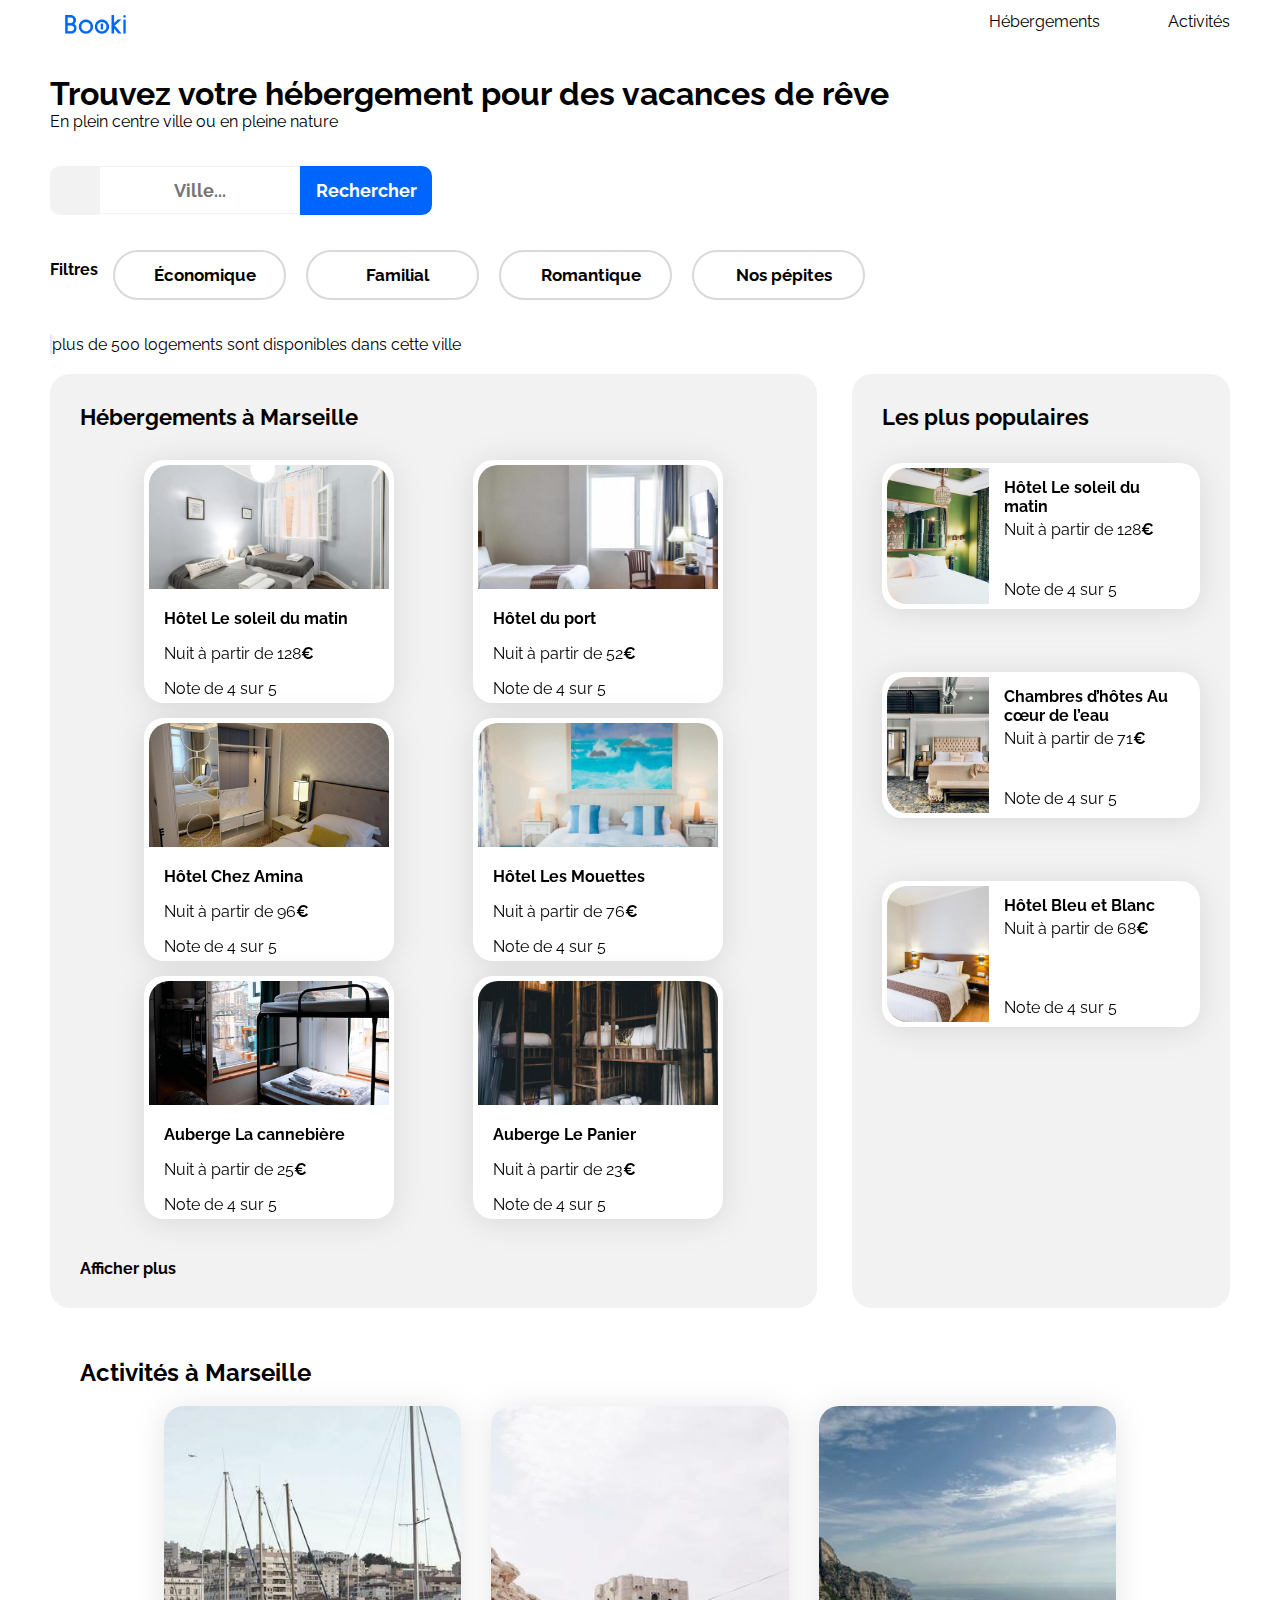
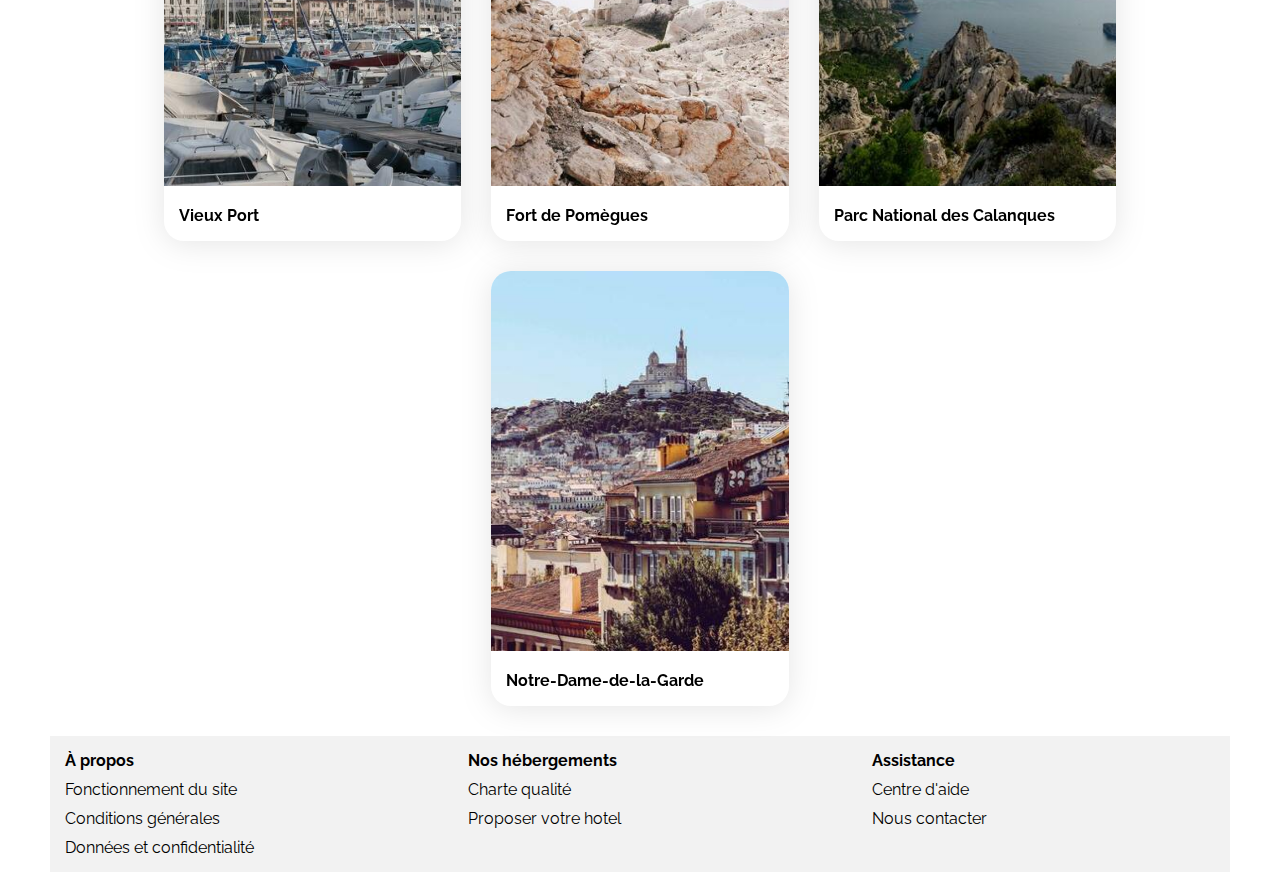
<file: index.html>
<!DOCTYPE html>
<html lang="fr">

<head>
    <meta charset="UTF-8">
    <meta name="viewport" content="width=device-width, initial-scale=1.0">
    <title>Booki</title>
    <link rel="preconnect" href="https://fonts.googleapis.com">
    <link rel="preconnect" href="https://fonts.gstatic.com" crossorigin>
    <link href="https://fonts.googleapis.com/css2?family=Raleway:wght@400;500;700&display=swap" rel="stylesheet">
    <link rel="stylesheet" href="https://cdnjs.cloudflare.com/ajax/libs/font-awesome/6.2.1/css/all.min.css"
        integrity="sha512-MV7K8+y+gLIBoVD59lQIYicR65iaqukzvf/nwasF0nqhPay5w/9lJmVM2hMDcnK1OnMGCdVK+iQrJ7lzPJQd1w=="
        crossorigin="anonymous" referrerpolicy="no-referrer" />
    <link rel="stylesheet" href="./css/style.css">
</head>

<body>
    <div class="main-container">

        <!-- LOGO & NAVBAR -->

        <header>
            <div>
                <img class="logo" src="./images/logo/Booki.png" alt="Logo Booki">
            </div>

            <nav>
                <a href="#hebergements">Hébergements</a>
                <a href="#activites">Activités</a>
            </nav>
        </header>

        <main>

            <!--SECTION RECHERCHE & FILTRE -->

            <div class="search-filter">
                <div>
                    <h1>Trouvez votre hébergement pour des vacances de rêve</h1>
                    <p>En plein centre ville ou en pleine nature</p>
                </div>

                <div class="search-container">
                    <form>
                        <div class="search-box">
                            <div>
                                <i class="fa-solid fa-location-dot"></i>
                            </div>
                            <input type="text" name="query" placeholder="Ville...">
                            <button class="desk-button" type="submit">Rechercher</button>
                            <button class="mobil-button" type="submit"><i
                                    class="fa-solid fa-magnifying-glass"></i></button>
                        </div>
                    </form>
                </div>
                <div class="filter-container">
                    <div class="bolder">Filtres</div>
                    <div class="filter-buttons">
                        <button><i class="fa-solid fa-money-bill-wave"></i> Économique</button>
                        <button><i class="fa-solid fa-person"></i> Familial</button>
                        <button><i class="fa-solid fa-heart"></i> Romantique</button>
                        <button><i class="fa-solid fa-fire"></i> Nos pépites</button>
                    </div>
                </div>
                <div class="infobar"> <span><i class="fa-solid fa-info"></i></span> plus de 500 logements sont
                    disponibles dans cette ville</div>
            </div>

            <!-- SECTIONS HÉBERGEMENTS -->

            <div class="hebergements-and-populaires">
                <section class="hebergements" id="hebergements">
                    <div>
                        <h2>
                            Hébergements à Marseille
                        </h2>
                    </div>
                    <div class="hebergements-cards">
                        <a href="#">
                            <article class="card">
                                <img src="./images/hebergements/fred-kleber.jpg"
                                    alt="Image de la chambre d'hôtel du port">
                                <div class="card-content">
                                    <div class="card-txt">
                                        <h3 class="card-title">Hôtel Le soleil du matin</h3>
                                        <p class="card-subtitle">Nuit à partir de 128<span class="euro">€</span></p>
                                    </div>
                                    <div class="card-rating">
                                        <i class="fa-xs fa-solid fa-star" aria-hidden="true"></i>
                                        <i class="fa-xs fa-solid fa-star" aria-hidden="true"></i>
                                        <i class="fa-xs fa-solid fa-star" aria-hidden="true"></i>
                                        <i class="fa-xs fa-solid fa-star" aria-hidden="true"></i>
                                        <i class="fa-xs fa-solid fa-star neutral-star" aria-hidden="true"></i>
                                        <span class="sr-only">Note de 4 sur 5</span>
                                    </div>
                                </div>
                            </article>
                        </a>
                        <a href="#">
                            <article class="card">
                                <img src="./images/hebergements/febrian-zakaria.jpg"
                                    alt="Image de la chambre d'hôtel chez Amina">
                                <div class="card-content">
                                    <div class="card-txt">
                                        <h3 class="card-title">Hôtel du port</h3>
                                        <p class="card-subtitle">Nuit à partir de 52<span class="euro">€</span></p>
                                    </div>
                                    <div class="card-rating">
                                        <i class="fa-xs fa-solid fa-star" aria-hidden="true"></i>
                                        <i class="fa-xs fa-solid fa-star" aria-hidden="true"></i>
                                        <i class="fa-xs fa-solid fa-star" aria-hidden="true"></i>
                                        <i class="fa-xs fa-solid fa-star" aria-hidden="true"></i>
                                        <i class="fa-xs fa-solid fa-star neutral-star" aria-hidden="true"></i>
                                        <span class="sr-only">Note de 4 sur 5</span>
                                    </div>
                                </div>
                            </article>
                        </a>
                        <a href="#">
                            <article class="card">
                                <img src="./images/hebergements/reisetopia.jpg"
                                    alt="Image de la chambre d'hôtel montrant un lit">
                                <div class="card-content">
                                    <div class="card-txt">
                                        <h3 class="card-title">Hôtel Chez Amina</h3>
                                        <p class="card-subtitle">Nuit à partir de 96<span class="euro">€</span></p>
                                    </div>
                                    <div class="card-rating">
                                        <i class="fa-xs fa-solid fa-star" aria-hidden="true"></i>
                                        <i class="fa-xs fa-solid fa-star" aria-hidden="true"></i>
                                        <i class="fa-xs fa-solid fa-star" aria-hidden="true"></i>
                                        <i class="fa-xs fa-solid fa-star" aria-hidden="true"></i>
                                        <i class="fa-xs fa-solid fa-star neutral-star" aria-hidden="true"></i>
                                        <span class="sr-only">Note de 4 sur 5</span>
                                    </div>
                                </div>
                            </article>
                        </a>
                        <a href="#">
                            <article class="card">
                                <img src="./images/hebergements/annie-spratt.jpg"
                                    alt="Image de la chambre d'hôtel Les Mouettes">
                                <div class="card-content">
                                    <div class="card-txt">
                                        <h3 class="card-title">Hôtel Les Mouettes</h3>
                                        <p class="card-subtitle">Nuit à partir de 76<span class="euro">€</span></p>
                                    </div>
                                    <div class="card-rating">
                                        <i class="fa-xs fa-solid fa-star" aria-hidden="true"></i>
                                        <i class="fa-xs fa-solid fa-star" aria-hidden="true"></i>
                                        <i class="fa-xs fa-solid fa-star" aria-hidden="true"></i>
                                        <i class="fa-xs fa-solid fa-star" aria-hidden="true"></i>
                                        <i class="fa-xs fa-solid fa-star neutral-star" aria-hidden="true"></i>
                                        <span class="sr-only">Note de 4 sur 5</span>
                                    </div>
                                </div>
                            </article>
                        </a>
                        <a href="#">
                            <article class="card">
                                <img src="./images/hebergements/marcus-loke.jpg"
                                    alt="Image de la chambre d'hôtel montrant un lit">
                                <div class="card-content">
                                    <div class="card-txt">
                                        <h3 class="card-title">Auberge La cannebière</h3>
                                        <p class="card-subtitle">Nuit à partir de 25<span class="euro">€</span></p>
                                    </div>
                                    <div class="card-rating">
                                        <i class="fa-xs fa-solid fa-star" aria-hidden="true"></i>
                                        <i class="fa-xs fa-solid fa-star" aria-hidden="true"></i>
                                        <i class="fa-xs fa-solid fa-star" aria-hidden="true"></i>
                                        <i class="fa-xs fa-solid fa-star" aria-hidden="true"></i>
                                        <i class="fa-xs fa-solid fa-star neutral-star" aria-hidden="true"></i>
                                        <span class="sr-only">Note de 4 sur 5</span>
                                    </div>
                                </div>
                            </article>
                        </a>
                        <a href="#">
                            <article class="card">
                                <img src="./images/hebergements/nicate-lee.jpg"
                                    alt="Image de la chambre d'hôtel montrant un lit">
                                <div class="card-content">
                                    <div class="card-txt">
                                        <h3 class="card-title">Auberge Le Panier</h3>
                                        <p class="card-subtitle">Nuit à partir de 23<span class="euro">€</span></p>
                                    </div>
                                    <div class="card-rating">
                                        <i class="fa-xs fa-solid fa-star" aria-hidden="true"></i>
                                        <i class="fa-xs fa-solid fa-star" aria-hidden="true"></i>
                                        <i class="fa-xs fa-solid fa-star" aria-hidden="true"></i>
                                        <i class="fa-xs fa-solid fa-star" aria-hidden="true"></i>
                                        <i class="fa-xs fa-solid fa-star neutral-star" aria-hidden="true"></i>
                                        <span class="sr-only">Note de 4 sur 5</span>
                                    </div>
                                </div>
                            </article>
                        </a>
                    </div>
                    <div class="bolder"> Afficher plus</div>
                </section>

                <!-- SECTIONS HÉBERGEMENTS -->

                <section class="populaires">
                    <div class="populaires-title">
                        <h2 class="section-title">Les plus populaires</h2>
                        <i class="fa-solid fa-chart-line" aria-hidden="true"></i>
                    </div>
                    <div class="populaires-cards">
                        <a href="#">
                            <article class="card">
                                <img src="./images/hebergements/emile-guillemot.jpg"
                                    alt="Image de la chambre d'hôtel montrant un lit">
                                <div class="card-content">
                                    <div class="card-txt">
                                        <h3 class="card-title">Hôtel Le soleil du matin</h3>
                                        <p class="card-subtitle">Nuit à partir de 128<span class="euro">€</span></p>
                                    </div>
                                    <div class="card-rating">
                                        <i class="fa-xs fa-solid fa-star" aria-hidden="true"></i>
                                        <i class="fa-xs fa-solid fa-star" aria-hidden="true"></i>
                                        <i class="fa-xs fa-solid fa-star" aria-hidden="true"></i>
                                        <i class="fa-xs fa-solid fa-star" aria-hidden="true"></i>
                                        <i class="fa-xs fa-solid fa-star neutral-star" aria-hidden="true"></i>
                                        <span class="sr-only">Note de 4 sur 5</span>
                                    </div>
                                </div>
                            </article>
                        </a>
                        <a href="#">
                            <article class="card">
                                <img src="./images/hebergements/aw-creative.jpg"
                                    alt="Image de la chambre d'hôtel montrant un lit">
                                <div class="card-content">
                                    <div class="card-txt">
                                        <h3 class="card-title">Chambres d’hôtes Au cœur de l’eau</h3>
                                        <p class="card-subtitle">Nuit à partir de 71<span class="euro">€</span></p>
                                    </div>
                                    <div class="card-rating">
                                        <i class="fa-xs fa-solid fa-star" aria-hidden="true"></i>
                                        <i class="fa-xs fa-solid fa-star" aria-hidden="true"></i>
                                        <i class="fa-xs fa-solid fa-star" aria-hidden="true"></i>
                                        <i class="fa-xs fa-solid fa-star" aria-hidden="true"></i>
                                        <i class="fa-xs fa-solid fa-star neutral-star" aria-hidden="true"></i>
                                        <span class="sr-only">Note de 4 sur 5</span>
                                    </div>
                                </div>
                            </article>
                        </a>
                        <a href="#">
                            <article class="card">
                                <img src="./images/hebergements/febrian-zakaria2.jpg"
                                    alt="Image de la chambre d'hôtel montrant un lit">
                                <div class="card-content">
                                    <div class="card-txt">
                                        <h3 class="card-title">Hôtel Bleu et Blanc</h3>
                                        <p class="card-subtitle">Nuit à partir de 68<span class="euro">€</span></p>
                                    </div>
                                    <div class="card-rating">
                                        <i class="fa-xs fa-solid fa-star" aria-hidden="true"></i>
                                        <i class="fa-xs fa-solid fa-star" aria-hidden="true"></i>
                                        <i class="fa-xs fa-solid fa-star" aria-hidden="true"></i>
                                        <i class="fa-xs fa-solid fa-star" aria-hidden="true"></i>
                                        <i class="fa-xs fa-solid fa-star neutral-star" aria-hidden="true"></i>
                                        <span class="sr-only">Note de 4 sur 5</span>
                                    </div>
                                </div>
                            </article>
                        </a>
                    </div>
                </section>
            </div>

            <!-- SECTION ACTIVITÉS -->

            <div class="activites-contenair" id="activites">
                <h2> Activités à Marseille</h2>
                <div class="activites-cards">

                    <a href="#">
                        <article class="card-activite">
                            <img src="./images/activites/reno-laithienne.jpg" alt="Image du vieux port">
                            <div class="card-content">
                                <h3>Vieux Port</h3>
                            </div>
                        </article>
                    </a>
                    <a href="#">
                        <article class="card-activite">
                            <img src="./images/activites/paul-hermann.jpg" alt="Image de Fort de Pomègues">

                            <div class="card-content">
                                <h3>Fort de Pomègues</h3>
                            </div>
                        </article>
                    </a>
                    <a href="#">
                        <article class="card-activite">
                            <img src="./images/activites/kilyan-sockalingum.jpg"
                                alt="Image du Parc National des Calanques">
                            <div>
                                <div class="card-content">
                                    <h3>Parc National des Calanques</h3>
                                </div>
                            </div>
                        </article>
                    </a>
                    <a href="#">
                        <article class="card-activite">
                            <img src="./images/activites/florian-wehde.jpg" alt="Image de Notre-Dame-de-la-Garde">
                            <div>
                                <div class="card-content">
                                    <h3>Notre-Dame-de-la-Garde</h3>
                                </div>

                            </div>
                        </article>
                    </a>
                </div>

            </div>
        </main>
        <footer>
            <div class="footer-contenair">
                <div class="footer-card">
                    <div> À propos</div>
                    <a href="#">Fonctionnement du site</a>
                    <a href="#">Conditions générales</a>
                    <a href="#">Données et confidentialité</a>
                </div>
                <div class="footer-card">
                    <div> Nos hébergements</div>
                    <a href="#">Charte qualité</a>
                    <a href="#">Proposer votre hotel</a>
                </div>
                <div class="footer-card">
                    <div> Assistance</div>
                    <a href="#">Centre d'aide</a>
                    <a href="#">Nous contacter</a>
                </div>
            </div>
        </footer>
    </div>
</body>

</html>
</file>
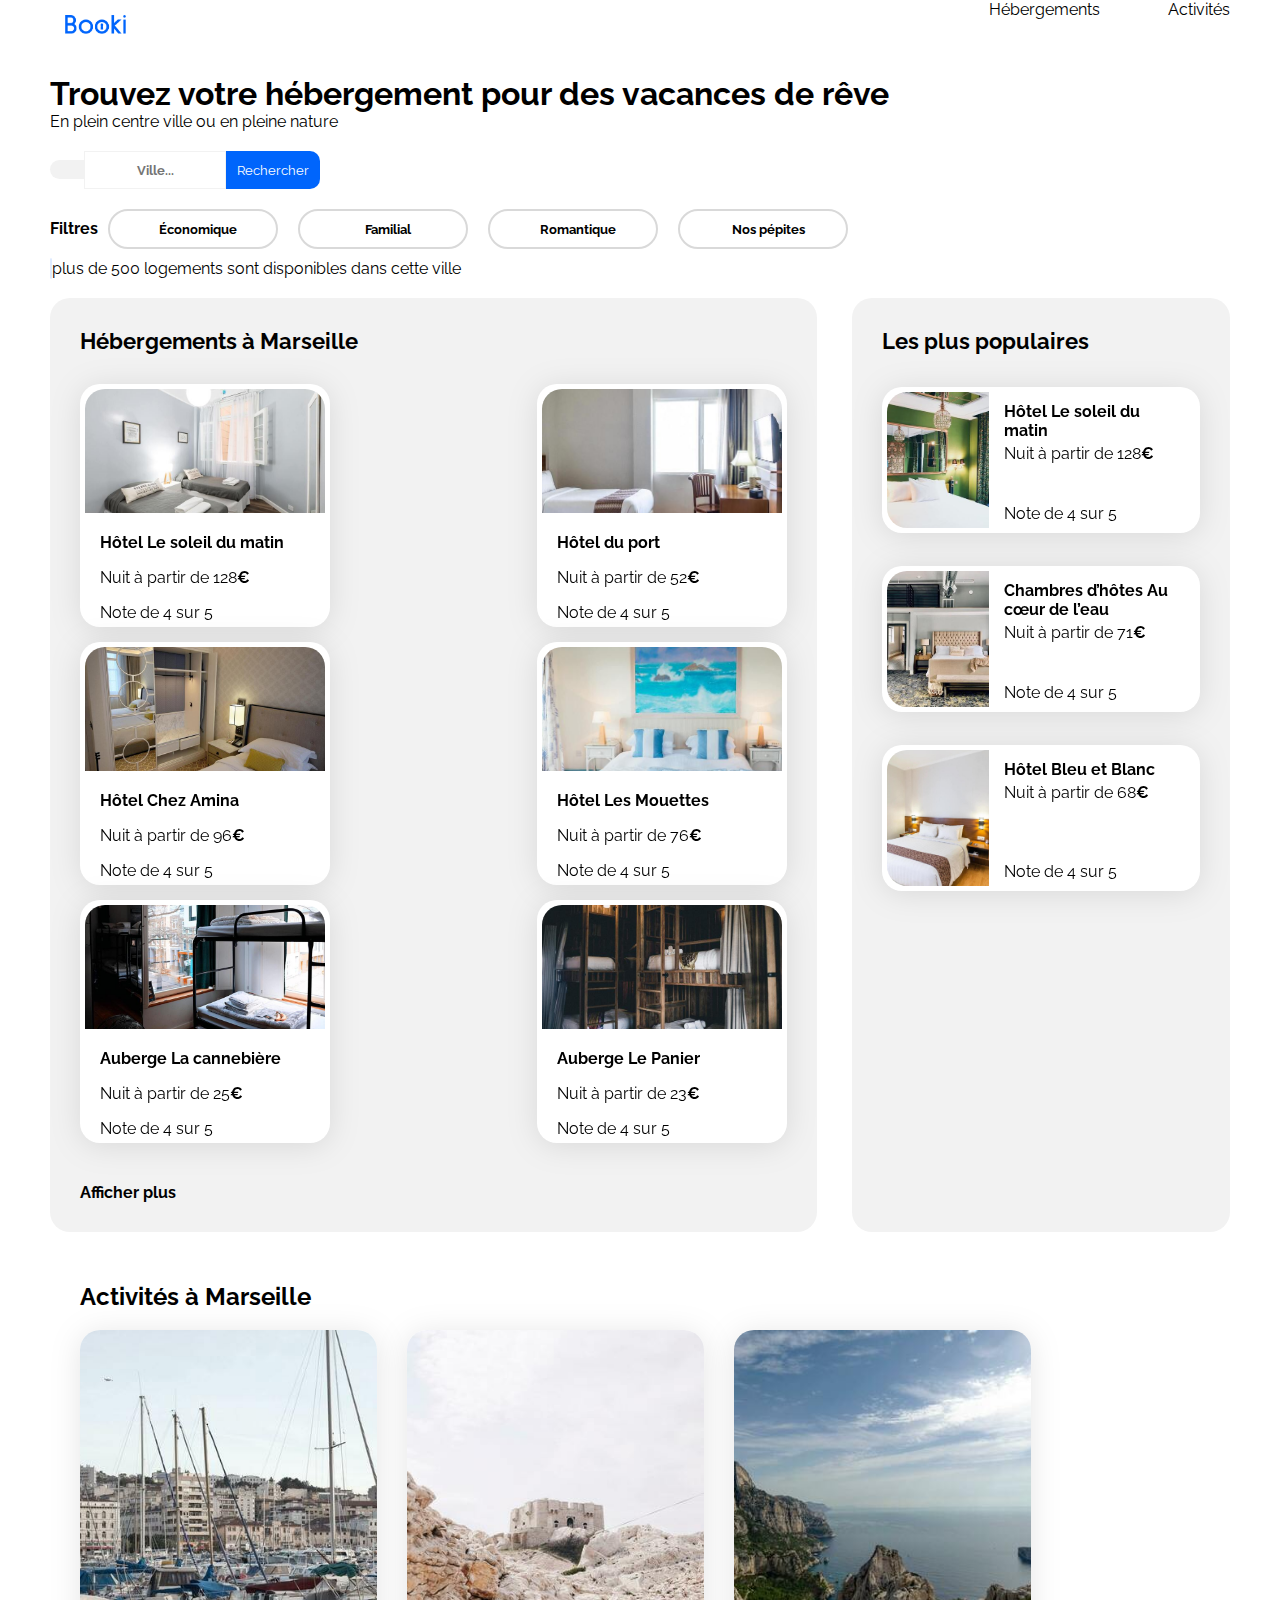
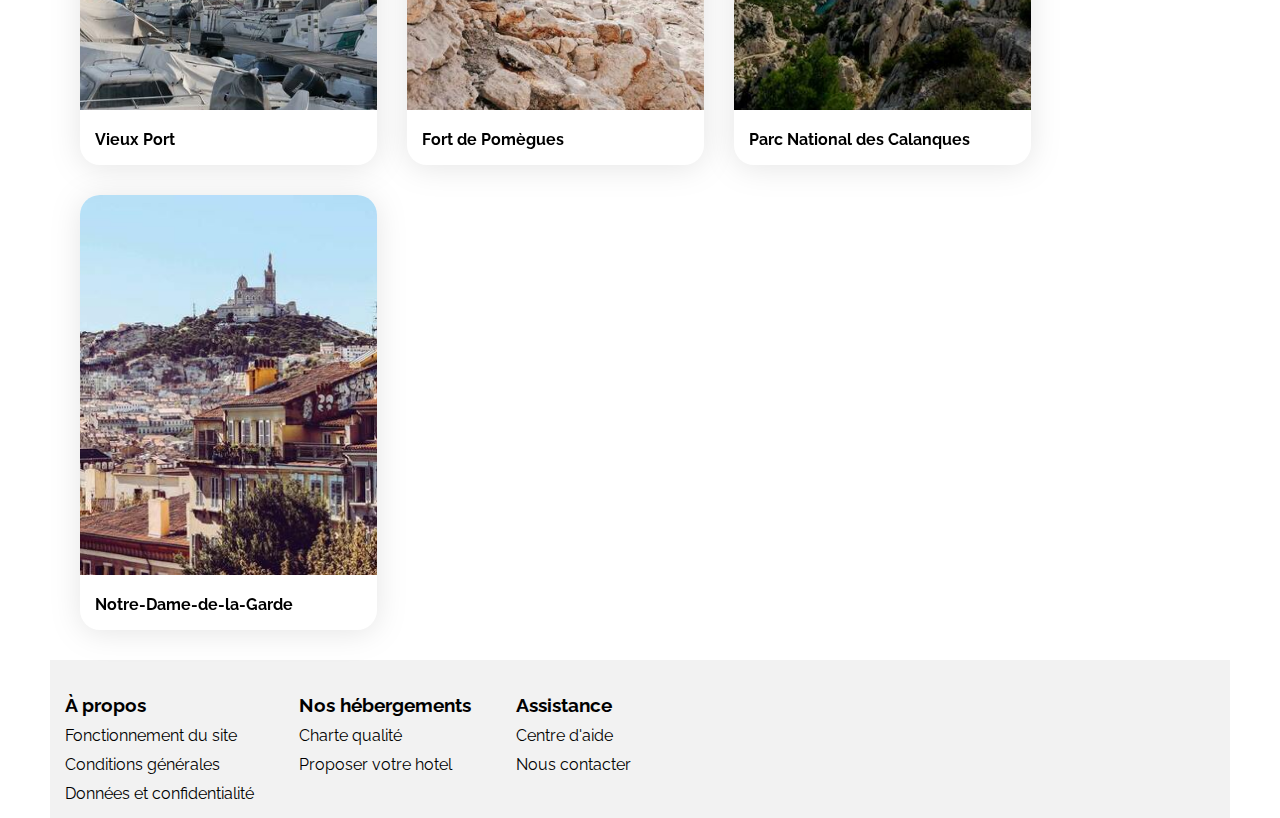
<file: bouasria_ismail_03_index_01052024.html>
<!DOCTYPE html>
<html lang="fr">

<head>
    <meta charset="UTF-8">
    <meta name="viewport" content="width=device-width, initial-scale=1.0">
    <title>Booki</title>
    <link rel="preconnect" href="https://fonts.googleapis.com">
    <link rel="preconnect" href="https://fonts.gstatic.com" crossorigin>
    <link href="https://fonts.googleapis.com/css2?family=Raleway:wght@400;500;700&display=swap" rel="stylesheet">
    <link rel="stylesheet" href="https://cdnjs.cloudflare.com/ajax/libs/font-awesome/6.2.1/css/all.min.css"
        integrity="sha512-MV7K8+y+gLIBoVD59lQIYicR65iaqukzvf/nwasF0nqhPay5w/9lJmVM2hMDcnK1OnMGCdVK+iQrJ7lzPJQd1w=="
        crossorigin="anonymous" referrerpolicy="no-referrer" />
    <link rel="stylesheet" href="./bouasria_ismail_01_css_01052024/style.css">
</head>

<body>
    <div class="main-container">

        <!-- LOGO & NAVBAR -->

        <header>
            <div>
                <img class="logo" src="./bouasria_ismail_02_images_01052024/logo/Booki.png" alt="Logo Booki">
            </div>
            
            <nav>
                <a href="#">Hébergements</a>
                <a href="#">Activités</a>
            </nav>
        </header>

        <main>

            <!--SECTION RECHERCHE & FILTRE -->

            <div class="search-filter">
                <h1>Trouvez votre hébergement pour des vacances de rêve</h1>
                <p>En plein centre ville ou en pleine nature</p>
                <div class="search-container">
                    <form action="" method="get">
                        <div class="search-box">
                            <div>
                                <i class="fa-solid fa-location-dot"></i>
                            </div>
                            <input type="text" name="query" placeholder="Ville...">
                            <button type="submit">Rechercher</button>
                            <button  class="mobil-button" type="submit"><i class="fa-solid fa-magnifying-glass"></i></button>
                        </div>
                    </form>
                </div>
                <div class="filter-container">
                    <div class="bolder">Filtres</div>
                    <div>
                        <button><i class="fa-solid fa-money-bill-wave"></i> Économique</button>
                        <button><i class="fa-solid fa-person"></i> Familial</button>
                        <button><i class="fa-solid fa-heart"></i> Romantique</button>
                        <button><i class="fa-solid fa-fire"></i> Nos pépites</button>
                    </div>
                </div>
                <p class="infobar"> <span><i class="fa-solid fa-info"></i></span> plus de 500 logements sont disponibles dans cette ville</p>
            </div>

           <!-- SECTIONS HÉBERGEMENTS -->

            <div class="hebergements-and-populaires">
                <section class="hebergements white-bg">
                    <div>
                        <h2>
                            Hébergements à Marseille
                        </h2>
                    </div>
                    <div class="hebergements-cards">
                        <a href="#">
                            <article class="card">
                                <img src="./bouasria_ismail_02_images_01052024/hebergements/fred-kleber.jpg" alt="Image de la chambre d'hôtel du port">
                                <div class="card-content">
                                    <div class="card-txt">
                                        <h3 class="card-title">Hôtel Le soleil du matin</h3>
                                        <p class="card-subtitle">Nuit à partir de 128<span class="euro">€</span></p>
                                    </div>
                                    <div class="card-rating">
                                        <i class="fa-xs fa-solid fa-star" aria-hidden="true"></i>
                                        <i class="fa-xs fa-solid fa-star" aria-hidden="true"></i>
                                        <i class="fa-xs fa-solid fa-star" aria-hidden="true"></i>
                                        <i class="fa-xs fa-solid fa-star" aria-hidden="true"></i>
                                        <i class="fa-xs fa-solid fa-star neutral-star" aria-hidden="true"></i>
                                        <span class="sr-only">Note de 4 sur 5</span>
                                    </div>
                                </div>
                            </article>
                        </a>
                        <a href="#">
                            <article class="card">
                                <img src="./bouasria_ismail_02_images_01052024/hebergements/febrian-zakaria.jpg" alt="Image de la chambre d'hôtel chez Amina">
                                <div class="card-content">
                                    <div class="card-txt">
                                        <h3 class="card-title">Hôtel du port</h3>
                                        <p class="card-subtitle">Nuit à partir de 52<span class="euro">€</span></p>
                                    </div>
                                    <div class="card-rating">
                                        <i class="fa-xs fa-solid fa-star" aria-hidden="true"></i>
                                        <i class="fa-xs fa-solid fa-star" aria-hidden="true"></i>
                                        <i class="fa-xs fa-solid fa-star" aria-hidden="true"></i>
                                        <i class="fa-xs fa-solid fa-star" aria-hidden="true"></i>
                                        <i class="fa-xs fa-solid fa-star neutral-star" aria-hidden="true"></i>
                                        <span class="sr-only">Note de 4 sur 5</span>
                                    </div>
                                </div>
                            </article>
                        </a>
                        <a href="#">
                            <article class="card">
                                <img src="./bouasria_ismail_02_images_01052024/hebergements/reisetopia.jpg" alt="Image de la chambre d'hôtel montrant un lit">
                                <div class="card-content">
                                    <div class="card-txt">
                                        <h3 class="card-title">Hôtel Chez Amina</h3>
                                        <p class="card-subtitle">Nuit à partir de 96<span class="euro">€</span></p>
                                    </div>
                                    <div class="card-rating">
                                        <i class="fa-xs fa-solid fa-star" aria-hidden="true"></i>
                                        <i class="fa-xs fa-solid fa-star" aria-hidden="true"></i>
                                        <i class="fa-xs fa-solid fa-star" aria-hidden="true"></i>
                                        <i class="fa-xs fa-solid fa-star" aria-hidden="true"></i>
                                        <i class="fa-xs fa-solid fa-star neutral-star" aria-hidden="true"></i>
                                        <span class="sr-only">Note de 4 sur 5</span>
                                    </div>
                                </div>
                            </article>
                        </a>
                        <a href="#">
                            <article class="card">
                                <img src="./bouasria_ismail_02_images_01052024/hebergements/annie-spratt.jpg" alt="Image de la chambre d'hôtel Les Mouettes">
                                <div class="card-content">
                                    <div class="card-txt">
                                        <h3 class="card-title">Hôtel Les Mouettes</h3>
                                        <p class="card-subtitle">Nuit à partir de 76<span class="euro">€</span></p>
                                    </div>
                                    <div class="card-rating">
                                        <i class="fa-xs fa-solid fa-star" aria-hidden="true"></i>
                                        <i class="fa-xs fa-solid fa-star" aria-hidden="true"></i>
                                        <i class="fa-xs fa-solid fa-star" aria-hidden="true"></i>
                                        <i class="fa-xs fa-solid fa-star" aria-hidden="true"></i>
                                        <i class="fa-xs fa-solid fa-star neutral-star" aria-hidden="true"></i>
                                        <span class="sr-only">Note de 4 sur 5</span>
                                    </div>
                                </div>
                            </article>
                        </a>
                        <a href="#">
                            <article class="card">
                                <img src="./bouasria_ismail_02_images_01052024/hebergements/marcus-loke.jpg" alt="Image de la chambre d'hôtel montrant un lit">
                                <div class="card-content">
                                    <div class="card-txt">
                                        <h3 class="card-title">Auberge La cannebière</h3>
                                        <p class="card-subtitle">Nuit à partir de 25<span class="euro">€</span></p>
                                    </div>
                                    <div class="card-rating">
                                        <i class="fa-xs fa-solid fa-star" aria-hidden="true"></i>
                                        <i class="fa-xs fa-solid fa-star" aria-hidden="true"></i>
                                        <i class="fa-xs fa-solid fa-star" aria-hidden="true"></i>
                                        <i class="fa-xs fa-solid fa-star" aria-hidden="true"></i>
                                        <i class="fa-xs fa-solid fa-star neutral-star" aria-hidden="true"></i>
                                        <span class="sr-only">Note de 4 sur 5</span>
                                    </div>
                                </div>
                            </article>
                        </a>
                        <a href="#">
                            <article class="card">
                                <img src="./bouasria_ismail_02_images_01052024/hebergements/nicate-lee.jpg" alt="Image de la chambre d'hôtel montrant un lit">
                                <div class="card-content">
                                    <div class="card-txt">
                                        <h3 class="card-title">Auberge Le Panier</h3>
                                        <p class="card-subtitle">Nuit à partir de 23<span class="euro">€</span></p>
                                    </div>
                                    <div class="card-rating">
                                        <i class="fa-xs fa-solid fa-star" aria-hidden="true"></i>
                                        <i class="fa-xs fa-solid fa-star" aria-hidden="true"></i>
                                        <i class="fa-xs fa-solid fa-star" aria-hidden="true"></i>
                                        <i class="fa-xs fa-solid fa-star" aria-hidden="true"></i>
                                        <i class="fa-xs fa-solid fa-star neutral-star" aria-hidden="true"></i>
                                        <span class="sr-only">Note de 4 sur 5</span>
                                    </div>
                                </div>
                            </article>
                        </a>
                    </div>
                    <div class="bolder"> Afficher plus</div>
                </section>

                <!-- SECTIONS HÉBERGEMENTS -->

                <section class="populaires">
                    <div class="populaires-title">
                        <h2 class="section-title">Les plus populaires</h2>
                        <i class="fa-solid fa-chart-line" aria-hidden="true"></i>
                    </div>
                    <div class="populaires-cards">
                        <a href="#">
                            <article class="card">
                                <img src="./bouasria_ismail_02_images_01052024/hebergements/emile-guillemot.jpg" alt="Image de la chambre d'hôtel montrant un lit">
                                <div class="card-content">
                                    <div class="card-txt">
                                        <h3 class="card-title">Hôtel Le soleil du matin</h3>
                                        <p class="card-subtitle">Nuit à partir de 128<span class="euro">€</span></p>
                                    </div>
                                    <div class="card-rating">
                                        <i class="fa-xs fa-solid fa-star" aria-hidden="true"></i>
                                        <i class="fa-xs fa-solid fa-star" aria-hidden="true"></i>
                                        <i class="fa-xs fa-solid fa-star" aria-hidden="true"></i>
                                        <i class="fa-xs fa-solid fa-star" aria-hidden="true"></i>
                                        <i class="fa-xs fa-solid fa-star neutral-star" aria-hidden="true"></i>
                                        <span class="sr-only">Note de 4 sur 5</span>
                                    </div>
                                </div>
                            </article>
                        </a>
                        <a href="#">
                            <article class="card">
                                <img src="./bouasria_ismail_02_images_01052024/hebergements/aw-creative.jpg" alt="Image de la chambre d'hôtel montrant un lit">
                                <div class="card-content">
                                    <div class="card-txt">
                                        <h3 class="card-title">Chambres d’hôtes Au cœur de l’eau</h3>
                                        <p class="card-subtitle">Nuit à partir de 71<span class="euro">€</span></p>
                                    </div>
                                    <div class="card-rating">
                                        <i class="fa-xs fa-solid fa-star" aria-hidden="true"></i>
                                        <i class="fa-xs fa-solid fa-star" aria-hidden="true"></i>
                                        <i class="fa-xs fa-solid fa-star" aria-hidden="true"></i>
                                        <i class="fa-xs fa-solid fa-star" aria-hidden="true"></i>
                                        <i class="fa-xs fa-solid fa-star neutral-star" aria-hidden="true"></i>
                                        <span class="sr-only">Note de 4 sur 5</span>
                                    </div>
                                </div>
                            </article>
                        </a>
                        <a href="#">
                            <article class="card">
                                <img src="./bouasria_ismail_02_images_01052024/hebergements/febrian-zakaria2.jpg" alt="Image de la chambre d'hôtel montrant un lit">
                                <div class="card-content">
                                    <div class="card-txt">
                                        <h3 class="card-title">Hôtel Bleu et Blanc</h3>
                                        <p class="card-subtitle">Nuit à partir de 68<span class="euro">€</span></p>
                                    </div>
                                    <div class="card-rating">
                                        <i class="fa-xs fa-solid fa-star" aria-hidden="true"></i>
                                        <i class="fa-xs fa-solid fa-star" aria-hidden="true"></i>
                                        <i class="fa-xs fa-solid fa-star" aria-hidden="true"></i>
                                        <i class="fa-xs fa-solid fa-star" aria-hidden="true"></i>
                                        <i class="fa-xs fa-solid fa-star neutral-star" aria-hidden="true"></i>
                                        <span class="sr-only">Note de 4 sur 5</span>
                                    </div>
                                </div>
                            </article>
                        </a>
                    </div>
                </section>
            </div>

            <!-- SECTION ACTIVITÉS -->

            <div class="activites-contenair">
                <h2> Activités à Marseille</h2>
                <section class="activites-cards">

                    <a href="#">
                        <article class="card-activite">
                            <img src="./bouasria_ismail_02_images_01052024/activites/reno-laithienne.jpg" alt="Image du vieux port">
                                <div class="card-content">
                                    <h3>Vieux Port</h3>
                                </div>
                        </article>
                    </a>
                    <a href="#">
                        <article class="card-activite">
                            <img src="./bouasria_ismail_02_images_01052024/activites/paul-hermann.jpg" alt="Image de Fort de Pomègues">
                            
                                <div class="card-content">
                                    <h3>Fort de Pomègues</h3>
                                </div>
                        </article>
                    </a>
                    <a href="#">
                        <article class="card-activite">
                            <img src="./bouasria_ismail_02_images_01052024/activites/kilyan-sockalingum.jpg" alt="Image du Parc National des Calanques">
                            <div>
                                <div  class="card-content">
                                    <h3>Parc National des Calanques</h3>
                                </div>
                            </div>
                        </article>
                    </a>
                    <a href="#">
                        <article class="card-activite">
                            <img src="./bouasria_ismail_02_images_01052024/activites/florian-wehde.jpg" alt="Image de Notre-Dame-de-la-Garde">
                            <div>
                                <div class="card-content">
                                    <h3>Notre-Dame-de-la-Garde</h3>
                                </div>
                             
                            </div>
                        </article>
                    </a>
                </section>

            </div>
        </main>
        <footer>
            <section class="footer-contenair">
                <div class="footer-card">
                    <h3> À propos</h3>
                    <a href="#">Fonctionnement du site</a>
                    <a href="#">Conditions générales</a>
                    <a href="#">Données et confidentialité</a>
                </div>
                <div class="footer-card">
                    <h3> Nos hébergements</h3>
                    <a href="#">Charte qualité</a>
                    <a href="#">Proposer votre hotel</a>
                </div>
                <div class="footer-card">
                    <h3> Assistance</h3>
                    <a href="#">Centre d'aide</a>
                    <a href="#">Nous contacter</a>
                </div>
            </section>
        </footer>
    </div>
</body>

</html>
</file>
<file: css/style.css>
/****** General ***********/
* {
    font-family: 'Raleway', sans-serif;
}

:root {
    --main-color: #0065FC;
    --main-bg-color: #F2F2F2;
    --filter-bg-color: #DEEBFF;
}

.fa-solid {
    color: var(--main-color);
}

body {
    margin: 0px;
    display: flex;
    justify-content: center;
}

.main-container {
    width: 100%;
    max-width: 1440px;
    padding: 0 50px;
    box-sizing: border-box;
}

a {
    color: inherit;
    text-decoration: none;
}

.section-title {
    margin: 0;
    font-size: 22px;
}

.card {
    background-color: white;
    border-radius: 20px;
    padding: 5px;
    filter: drop-shadow(0px 3px 15px rgba(0, 0, 0, 0.1));
}

.card-content {
    display: flex;
    flex-direction: column;
    padding: 0 15px 0 15px;
}

.card img {
    object-fit: cover;
}

.card-title {
    font-size: 16px;
}

.euro {
    font-weight: 700;
}

.neutral-star {
    color: var(--main-bg-color)
}

/****** Header & Navbar ***********/

header {
    display: flex;
    justify-content: space-between;
    width: 100%;
}

.logo {
    width: 61px;
    padding: 15px;
}

nav {
    display: flex;
    gap: 68px;
    text-align: center;
}

nav a {
    padding: 12px 0px 0px;
    text-decoration: none;
}

nav a:hover {
    padding: 10px 0px 0px;
    border-top: 2px solid var(--main-color);
    color: var(--main-color);
}

/****** Search And Filter ***********/

.search-filter {
    display: flex;
    gap: 35px;
    flex-direction: column;
}

.search-filter h1 {
    margin-bottom: 0px;
}

.search-filter p {
    margin: 0px;
}

.search-filter .infobar span {
    text-align: center;
}

.search-filter .infobar i {
    height: 22px;
    align-content: center;
    width: 22px;
    border: 1px solid var(--filter-bg-color);
    border-radius: 50px;
}

/****** Search ******/

.search-container {
    display: flex;
    gap: 15px;
}

.search-box {
    display: flex;
    align-items: center;
    border-radius: 5px;
}

.search-box i {
    color: black;
}

.search-box div {
    color: black;
    height: 49px;
    width: 49px;
    font-size: 18px;
    text-align: center;
    align-content: center;
    background-color: var(--main-bg-color);
    border-radius: 10px 0 0 10px;
}

.search-box input[type="text"] {
    border: 1px solid var(--main-bg-color);
    font-weight: bold;
    height: 44px;
    font-size: 18px;
    text-align: center;
    width: 195px;
}

.desk-button {
    border: none;
    background-color: var(--main-color);
    color: #fff;
    height: 49px;
    width: 132px;
    font-weight: bold;
    font-size: 18px;
    text-align: center;
    border-radius: 0 10px 10px 0;
    cursor: pointer;
}

.mobil-button {
    display: none;
}

.desk-button:hover {
    background-color: #639df5;
}

/****** Filter *******/

.filter-container {
    display: flex;
    align-items: baseline;
    gap: 15px;
}

.bolder {
    margin-top: 10px;
    font-weight: bold;
}

.filter-buttons {
    display: flex;
    flex-wrap: wrap;
    gap: 20px;
}

.filter-container button {
    background-color: white;
    border: 2px solid #D9D9D9;
    font-size: 17px;
    align-items: center;
    height: 50px;
    width: 173px;
    border-radius: 25px;
    font-weight: bold;
    display: flex;
    justify-content: center;
    gap: 10px;

}

.filter-container button:hover {
    cursor: pointer;
    background-color: #DEEBFF;
}

.infobar {
    margin-bottom: 20px;
}

/****** Hebergements And Populaires ***********/
.hebergements-and-populaires {
    display: flex;
    justify-content: space-between;
}

.hebergements-and-populaires section {
    background-color: var(--main-bg-color);
    border-radius: 20px;
    padding: 30px;
    box-sizing: border-box;
}

/****** Hebergements ***********/
.hebergements {
    width: 65%;
    display: flex;
    flex-wrap: wrap;
    gap: 30px;
}

.hebergements div h2 {
    margin: 0px;
    font-size: 22px;
}

.hebergements-cards {
    display: flex;
    flex-wrap: wrap;
    gap: 15px;
    justify-content: space-evenly;
}

.hebergements-cards .card {
    width: 240px;
}

.hebergements-cards img {
    width: 100%;
    height: 124px;
    border-radius: 20px 20px 0 0;
}


/****** Populaires ***********/
.populaires {
    width: 32%;
}

.populaires-title {
    display: flex;
    width: 100%;
    justify-content: space-between;
    align-items: center;
}

.populaires-cards {
    display: flex;
    gap: 30px;
    flex-direction: column;
}

.populaires-cards .card {
    display: flex;
    margin-top: 33px;
}

.populaires-cards img {
    width: 33%;
    height: 136px;
    border-top-left-radius: 20px;
    border-bottom-left-radius: 20px;
}

.populaires-cards .card-content {
    width: 67%;
    padding-left: 15px;
    display: flex;
    flex-direction: column;
    justify-content: space-between;
    box-sizing: border-box;
}

.populaires-cards .card-title {
    margin-top: 10px;
    margin-bottom: 4px;
}

.populaires-cards .card-subtitle {
    margin: 0;
}

.populaires-cards .card-rating {
    margin-bottom: 5px;
}

/****** Activités ***********/

.activites-contenair {
    border-radius: 20px;
    padding: 30px;
    box-sizing: border-box;
}

.activites-cards {
    display: flex;
    justify-content: center;
    gap: 30px;
    flex-wrap: wrap;

}

.activites-cards a {}

.card-activite {
    background-color: white;
    border-radius: 20px;
    width: 297.5px;
    filter: drop-shadow(0px 3px 15px rgba(0, 0, 0, 0.1));
}

.card-activite img {
    width: 100%;
    height: 380px;
    border-radius: 20px 20px 0 0;
    object-fit: cover;
}

.card-activite div h3 {
    font-size: 16px;
}

/****** Footer *******/

.footer-contenair {
    background-color: #F2F2F2;
    display: flex;
    gap: 30px;
}

.footer-card {
    flex: 1;
    display: flex;
    flex-direction: column;
    gap: 10px;
    padding: 15px;
}

.footer-card div {
    font-weight: bold;
}

/* Le code ci-dessous correspond à la version responsive uniquement */

/****** Media queries ***********/
/* Medium devices (tablets, less/equal than 1024px) */
@media (max-width: 1024px) {

    /****** Filter *******/

    .filter-container {
        display: inline-grid;
        align-items: baseline;
        gap: 20px;
    }

    .filter-container button {
        width: 164px;
    }

    /****** hebergement & populaires ***********/
    .hebergements-and-populaires {
        flex-direction: column;
    }


    .hebergements-cards {
        gap: 15px;
    }

    .hebergements-cards .card {
        width: 268px;
    }

    .hebergements {
        width: 100%;
    }

    .populaires {
        width: 100%;
        margin-top: 50px;
    }

    .populaires-cards {
        flex-direction: row;
    }


    .populaires-cards a {
        width: 100%;
    }

    .populaires-cards .card-title {
        font-size: 14px;
    }

    .populaires-cards .card-subtitle {
        font-size: 13px;
    }

    /****** Activités ***********/

    .activites-cards {
        gap: 15px;
    }

    .card-activite {
        width: 193.5px;
    }

    .card-activite img {
        height: 200px;
    }

}

/* Small devices (phones, less than 768px) */
@media (max-width: 767.98px) {

    /****** General ***********/

    .main-container {
        padding: 0px;
    }

    .bolder {
        margin: 15px;
        font-weight: bold;
        font-size: 18px;
    }

    /****** Header & Navbar ***********/

    header {
        flex-direction: column;
        align-items: center;
    }

    .logo {
        padding: 30px;
    }

    nav {
        gap: 0px;
        width: 100%;
    }

    nav a {
        font-size: 16px;
        width: 100%;
        border-bottom: solid 2px #D9D9D9;
        padding: 15px;
        Text-align: center;
    }

    nav a:hover {
        padding: 15px;
        border-top: none;

        border-bottom: solid 2px var(--main-color);
        color: var(--main-color);
    }

    /****** Search And Filter ***********/

    .search-container {
        justify-content: center;
    }

    .search-filter h1 {
        margin: 20px 13px 5px;
        font-size: 22px;
    }

    .search-filter p {
        margin: 0px 0px 0px 20px;
    }

    .search-box {
        text-align: center;
    }

    .search-box div {
        font-size: 18px;
        width: 45px;
        height: 51px;
        padding: 0px;
        align-content: center;

    }

    .search-box input[type="text"] {
        padding: 0px;
        height: 49px;
        font-size: 18px;
    }

    .search-box i {
        font-size: 20px;
    }

    .desk-button {
        display: none;
    }

    .mobil-button {
        background-color: var(--main-color);
        border: none;
        display: block;
        transform: translateX(-17%);
        padding: 15px;
        height: 53px;
        width: 53px;
        border-radius: 15px;
        box-shadow: 0px 4px 6px rgba(0, 0, 0, 0.1);
    }

    .mobil-button i {
        color: white;
        font-size: 17px;
    }

    .filter-container {
        flex-wrap: wrap;
        width: 100%;
    }

    .filter-container section {
        flex-wrap: wrap;
        justify-content: center;
    }

    .filter-buttons {
        display: flex;
        flex-wrap: wrap;
        justify-content: center;
        gap: 10px;
    }

    .filter-container button {
        height: 50px;
        width: 150.5px;
        font-size: 14px;
        font-weight: bold;
        align-items: center;
    }

    .infobar {
        display: flex;
        margin: 10px;
        font-size: 16px;
        gap: 10px;
    }

    /****** Hebergements And Populaires ***********/
    .hebergements-and-populaires {
        flex-direction: column-reverse;
    }

    .hebergements-and-populaires section {
        border-radius: 0px;
        padding: 15px;
    }

    .populaires {
        display: flex;
        flex-direction: column;
        gap: 15px;
    }

    .populaires-cards {
        flex-direction: column;
        gap: 15px
    }

    #hebergements {
        background-color: white;
    }

    .hebergements {
        display: flex;
        flex-direction: column;
        align-content: center;
    }

    .hebergements-cards .card {
        width: 100%;
    }


    .hebergements-cards a {
        width: 100%;
    }

    /****** Activites ***********/

    .activites-cards {
        flex-direction: column;
        align-content: center;
    }

    .activites-cards a {
        width: 100%;
    }

    .card-activite {
        width: 100%;
    }



    /****** Footer ***********/


    .footer-contenair {
        flex-direction: column;
    }


}
</file>
<file: bouasria_ismail_01_css_01052024/style.css>
/****** General ***********/
* {
    font-family: 'Raleway', sans-serif;
}

:root {
    --main-color: #0065FC;
    --main-bg-color: #F2F2F2;
    --filter-bg-color: #DEEBFF;
}

.fa-solid {
    color: var(--main-color);
}

body {
    margin: 0px;
    display: flex;
    justify-content: center;
}

.main-container {
    width: 100%;
    max-width: 1440px;
    padding: 0 50px;
    box-sizing: border-box;
}

a {
    color: inherit;
    text-decoration: none;
}

.section-title {
    margin: 0;
    font-size: 22px;
}

.card {
    background-color: white;
    border-radius: 20px;
    padding: 5px;
    filter: drop-shadow(0px 3px 15px rgba(0, 0, 0, 0.1));
}

.card-content {
    display: flex;
    flex-direction: column;
    padding: 0 15px 0 15px;
}

.card img {
    object-fit: cover;
}

.card-title {
    font-size: 16px;
}

.euro {
    font-weight: 700;
}

.neutral-star {
    color: var(--main-bg-color)
}

/****** Header & Navbar ***********/

header {
    display: flex;
    justify-content: space-between;
    width: 100%;
}

.logo {
    width: 61px;
    padding: 15px;
}

nav {
    display: flex;
    gap: 68px;
    text-align: center;
}

nav a {
    text-decoration: none;
}

nav a:hover {
    padding: 10px;
    border-top: 2px solid var(--main-color);
    color: var(--main-color);
}

/****** Search And Filter ***********/

.search-filter {
    display: flex;
    flex-direction: column;
}

.search-filter h1 {
    margin-bottom: 0px;
}

.search-filter p {
    margin: 0px;
}

.search-filter p span {
    text-align: center;
}

.search-filter p i {
    height: 22px;
    width: 22px;
    border: 1px solid var(--filter-bg-color);
    border-radius: 50px;
}

/****** Search ******/

.search-container {
    display: flex;
    gap: 10px;
}

.search-box {
    display: flex;
    align-items: center;
    border-radius: 5px;
    margin: 20px 0 20px;
}

.search-box i {
    color: black;
}

.search-box div {
    color: black;
    padding: 9.5px;
    width: 15px;
    text-align: center;
    background-color: var(--main-bg-color);
    border-radius: 10px 0 0 10px;

}

.search-box input[type="text"] {
    border: 1px solid var(--main-bg-color);
    font-weight: bold;
    text-align: center;
    padding: 10px;
    width: 120px;
}

.search-box button {
    border: none;
    background-color: var(--main-color);
    color: #fff;
    text-align: center;
    padding: 11px;
    border-radius: 0 10px 10px 0;
    cursor: pointer;
}

.mobil-button {
    display: none;
}

.search-box button:hover {
    background-color: #639df5;
}

/****** Filter *******/

.filter-container {
    display: flex;
    gap: 10px;
    margin-bottom: 10px;
}

.bolder {
    margin-top: 10px;
    font-weight: bold;
}

.filter-container div {
    display: flex;
    flex-wrap: wrap;
    justify-content: center;
    gap: 20px;
}

.filter-container button {
    background-color: white;
    border: 2px solid #D9D9D9;
    padding: 10px;
    width: 170px;
    border-radius: 25px;
    font-weight: bold;
    display: flex;
    justify-content: center;
    gap: 10px;

}

.filter-container button:hover {
    cursor: pointer;
    background-color: #DEEBFF;
}

.infobar {
    margin-bottom: 20px !important;
}

/****** Hebergements And Populaires ***********/
.hebergements-and-populaires {
    display: flex;
    justify-content: space-between;
}

.hebergements-and-populaires section {
    background-color: var(--main-bg-color);
    border-radius: 20px;
    padding: 30px;
    box-sizing: border-box;
}

/****** Hebergements ***********/
.hebergements {
    width: 65%;
    display: flex;
    flex-wrap: wrap;
    gap: 30px;
}

.hebergements div h2 {
    margin: 0px;
    font-size: 22px;
}

.hebergements-cards {
    display: flex;
    flex-wrap: wrap;
    gap: 15px;
    justify-content: space-between;
}

.hebergements-cards .card {
    width: 240px;
}

.hebergements-cards img {
    width: 100%;
    height: 124px;
    border-radius: 20px 20px 0 0;
}


/****** Populaires ***********/
.populaires {
    width: 32%;
}

.populaires-title {
    display: flex;
    width: 100%;
    justify-content: space-between;
    align-items: center;
}

.populaires-cards .card {
    display: flex;
    margin-top: 33px;
}

.populaires-cards img {
    width: 33%;
    height: 136px;
    border-top-left-radius: 20px;
    border-bottom-left-radius: 20px;
}

.populaires-cards .card-content {
    width: 67%;
    padding-left: 15px;
    display: flex;
    flex-direction: column;
    justify-content: space-between;
    box-sizing: border-box;
}

.populaires-cards .card-title {
    margin-top: 10px;
    margin-bottom: 4px;
}

.populaires-cards .card-subtitle {
    margin: 0;
}

.populaires-cards .card-rating {
    margin-bottom: 5px;
}

/****** Activités ***********/

.activites-contenair {
    border-radius: 20px !important;
    padding: 30px;
    box-sizing: border-box;
}

.activites-cards {
    display: flex;
    gap: 30px;
    flex-wrap: wrap;

}

.card-activite {
    background-color: white;
    border-radius: 20px;
    width: 297px;
    filter: drop-shadow(0px 3px 15px rgba(0, 0, 0, 0.1));
}

.card-activite img {
    width: 100%;
    height: 380px;
    border-radius: 20px 20px 0 0;
    object-fit: cover;
}

.card-activite div h3 {
    font-size: 16px;
}

/****** Footer *******/

.footer-contenair {
    background-color: #F2F2F2;
    display: flex;
    gap: 15px;
}

.footer-card {
    display: flex;
    flex-direction: column;
    gap: 10px;
    padding: 15px;
}

.footer-card h3 {
    margin-bottom: 0px;
}

/* Le code ci-dessous correspond à la version responsive uniquement */

/****** Media queries ***********/
/* Medium devices (tablets, less/equal than 1024px) */
@media (max-width: 1024px) {
    .hebergements-and-populaires {
        flex-direction: column;
    }

    .hebergements {
        width: 100%;
    }

    .populaires {
        width: 100%;
        margin-top: 50px;
    }

    .populaires-cards {
        display: flex;
        flex-direction: row;
        justify-content: space-between;
    }

    .populaires-cards a {
        width: 30%;
    }

    .populaires-cards .card-title {
        font-size: 14px;
    }

    .populaires-cards .card-subtitle {
        font-size: 13px;
    }

    /****** Activités ***********/

    .activites-cards {
        gap: 13px;
    }

    .card-activite {
        width: 193px;
    }

    .card-activite img {
        height: 200px;
    }

}

/* Small devices (phones, less than 768px) */
@media (max-width: 767.98px) {

    /****** General ***********/

    .main-container {
        padding: 0px;
    }

    .bolder {
        margin: 15px;
        font-weight: bold;
        font-size: 18px;
    }

    /****** Header & Navbar ***********/

    header {
        flex-direction: column;
        align-items: center;
    }

    .logo {
        padding: 30px;
    }

    nav {
        gap: 0px;
        width: 100%;
    }

    nav a {
        font-size: 16px;
        width: 100%;
        border-bottom: solid 2px #D9D9D9;
        padding: 15px;
        Text-align: center;
    }

    nav a:hover {
        border-top: none;

        border-bottom: solid 2px var(--main-color);
        color: var(--main-color);
    }

    /****** Search And Filter ***********/

    .search-filter h1 {
        margin: 20px 20px 5px;
        font-size: 22px;
    }

    .search-filter p {
        margin: 0px 0px 0px 20px;
    }

    .search-box {
        position: relative;
    }

    .search-box div {
        font-size: 18px;
        width: 45px;
        height: 51px;
        margin-left: 13px;
        padding: 0px;
        align-content: center;

    }

    .search-box input[type="text"] {
        padding: 0px;
        width: 300px;
        height: 49px;
        font-size: 18px;
    }

    .search-box i {
        font-size: 20px;
    }

    .search-box button {
        display: none;
    }

    .mobil-button {
        display: block !important;
        position: absolute;
        right: -8px;
        top: 50%;
        transform: translateY(-50%);
        padding: 15px !important;
        height: 53px !important;
        width: 53px !important;
        border-radius: 15px !important;
        box-shadow: 0px 4px 6px rgba(0, 0, 0, 0.1);
    }

    .mobil-button i {
        color: white;
        font-size: 17px;
    }

    .filter-container {
        flex-wrap: wrap;
        width: 100%;
    }

    .filter-container section {
        flex-wrap: wrap;
        justify-content: center;
    }

    .filter-container button {
        height: 50px;
        font-size: 14px;
        font-weight: bold;
        align-items: center;
    }

    .infobar {
        display: flex !important;
        margin: 10px !important;
        gap: 10px !important;
    }

    /****** Hebergements And Populaires ***********/
    .hebergements-and-populaires {
        flex-direction: column-reverse;
    }

    .hebergements-and-populaires section {
        border-radius: 0px;
        padding: 15px;
    }

    .populaires {
        display: flex;
        flex-direction: column;
        gap: 15px;
    }

    .populaires-cards {
        flex-direction: column;
        gap: 15px
    }

    .populaires-cards .card {
        display: flex;
        width: 335px;
        /* margin-top: 33px; */
    }

    .white-bg {
        background-color: white !important;
    }

    .hebergements {
        display: flex;
        flex-direction: column;
        align-content: center;
    }

    .hebergements-cards .card {
        width: 335px;

        /* margin-top: 33px; */
    }

    /****** Activites ***********/

    .card-activite {
        width: 355px;
    }

    .activites-cards {
        flex-direction: column;
        align-content: center;
    }

    /****** Footer ***********/


    .footer-contenair {
        flex-direction: column;
    }


}
</file>
